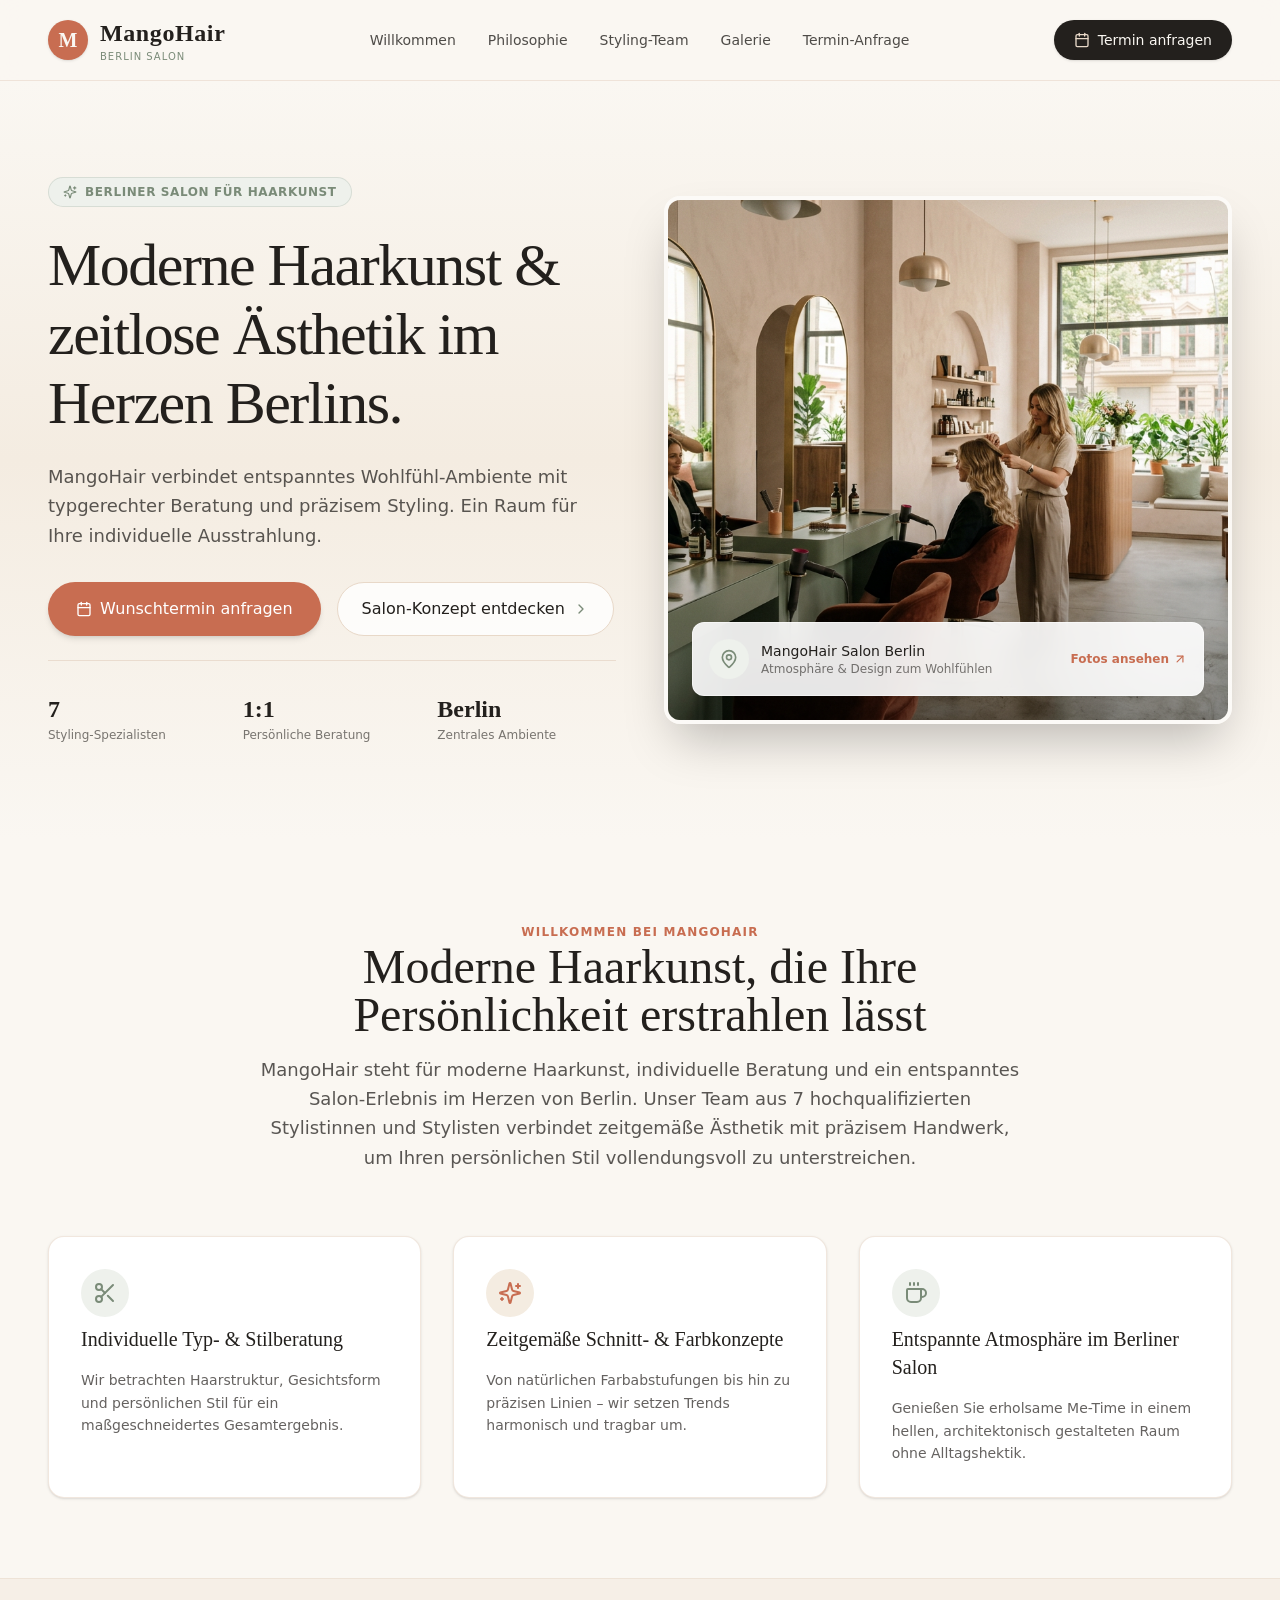
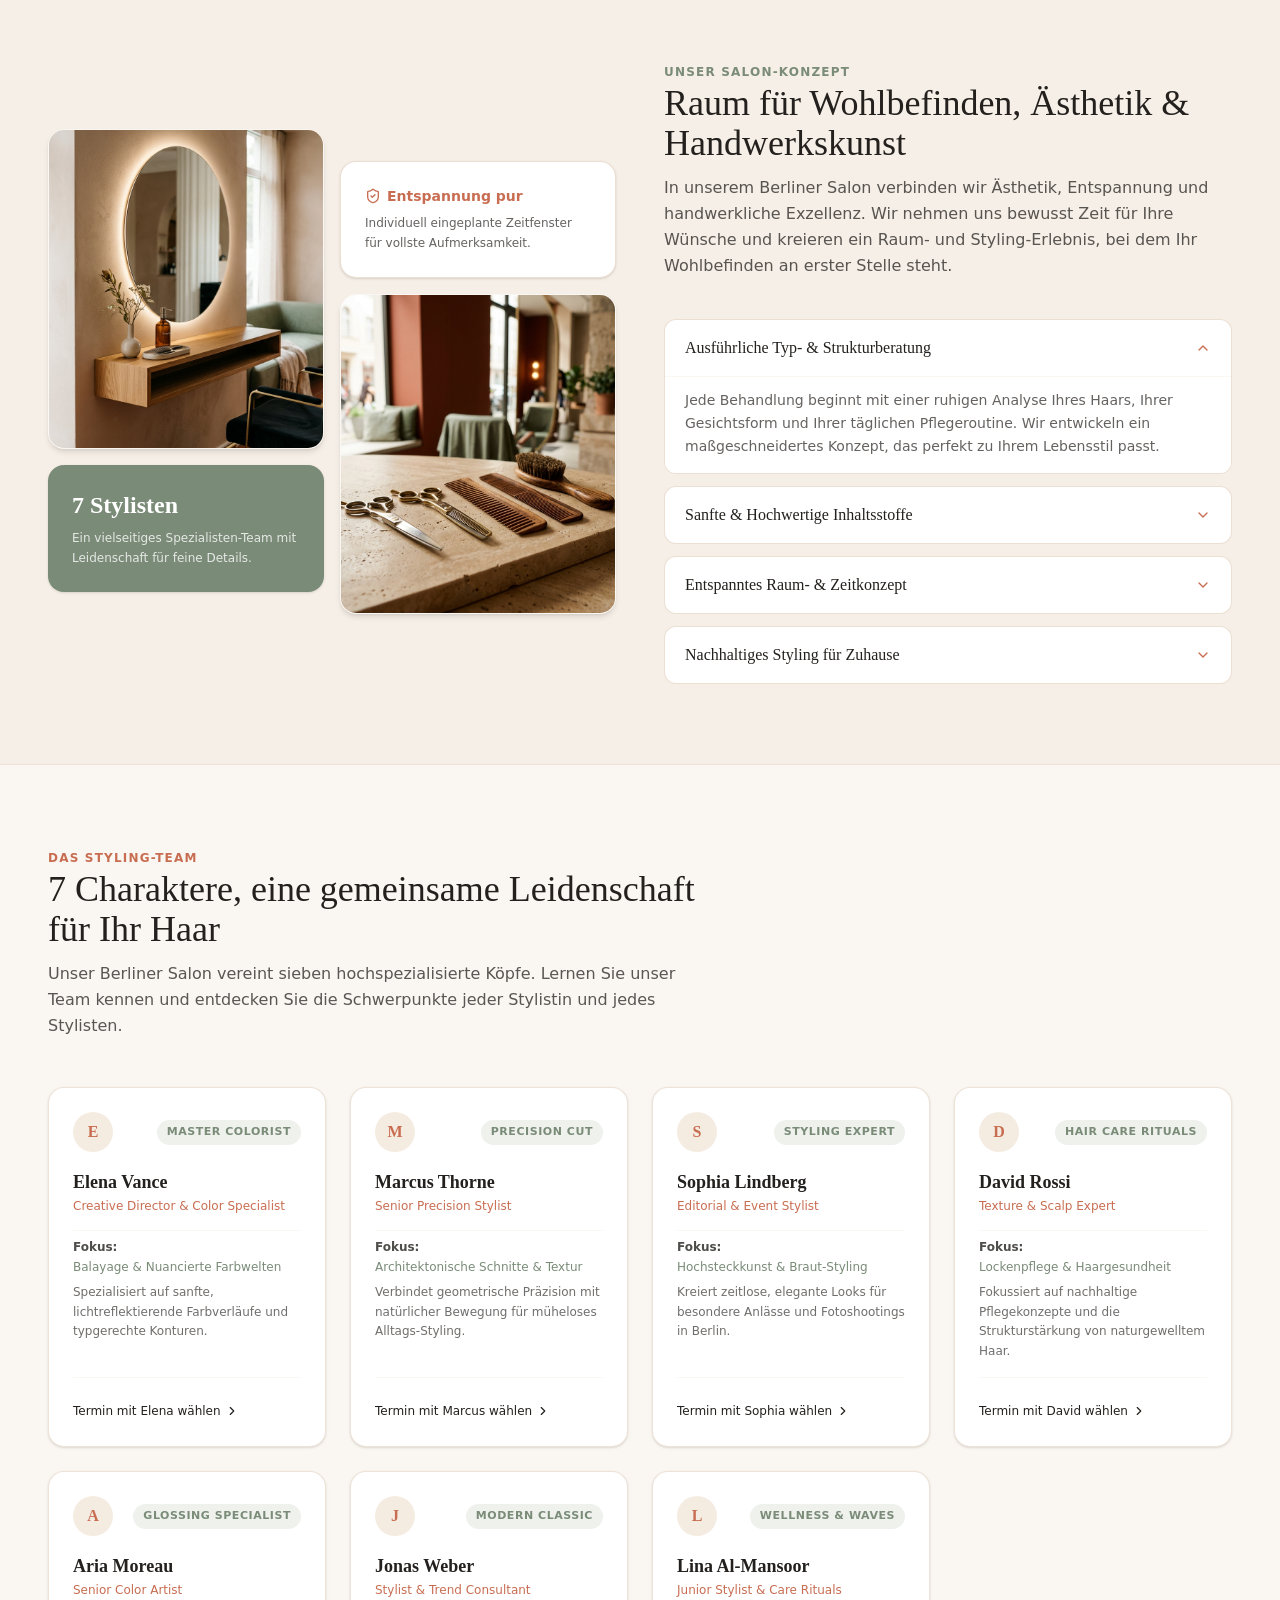
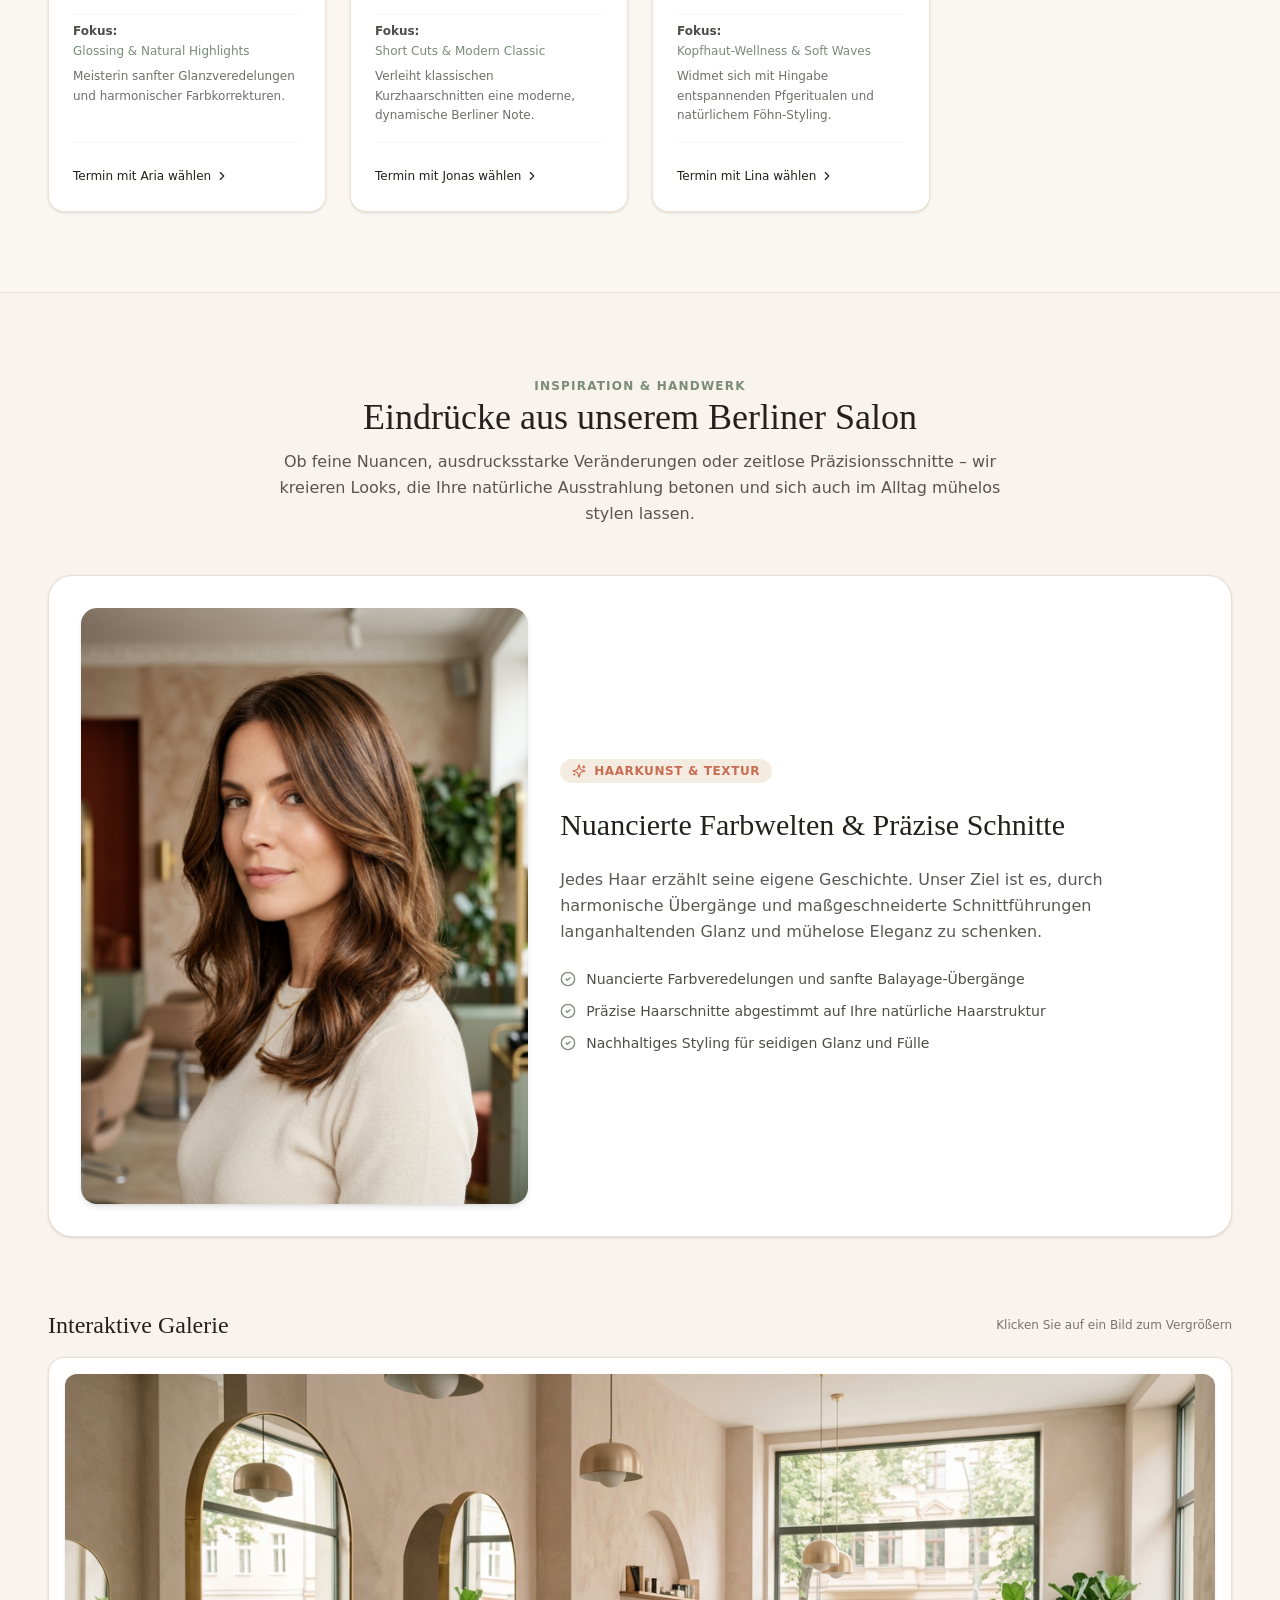
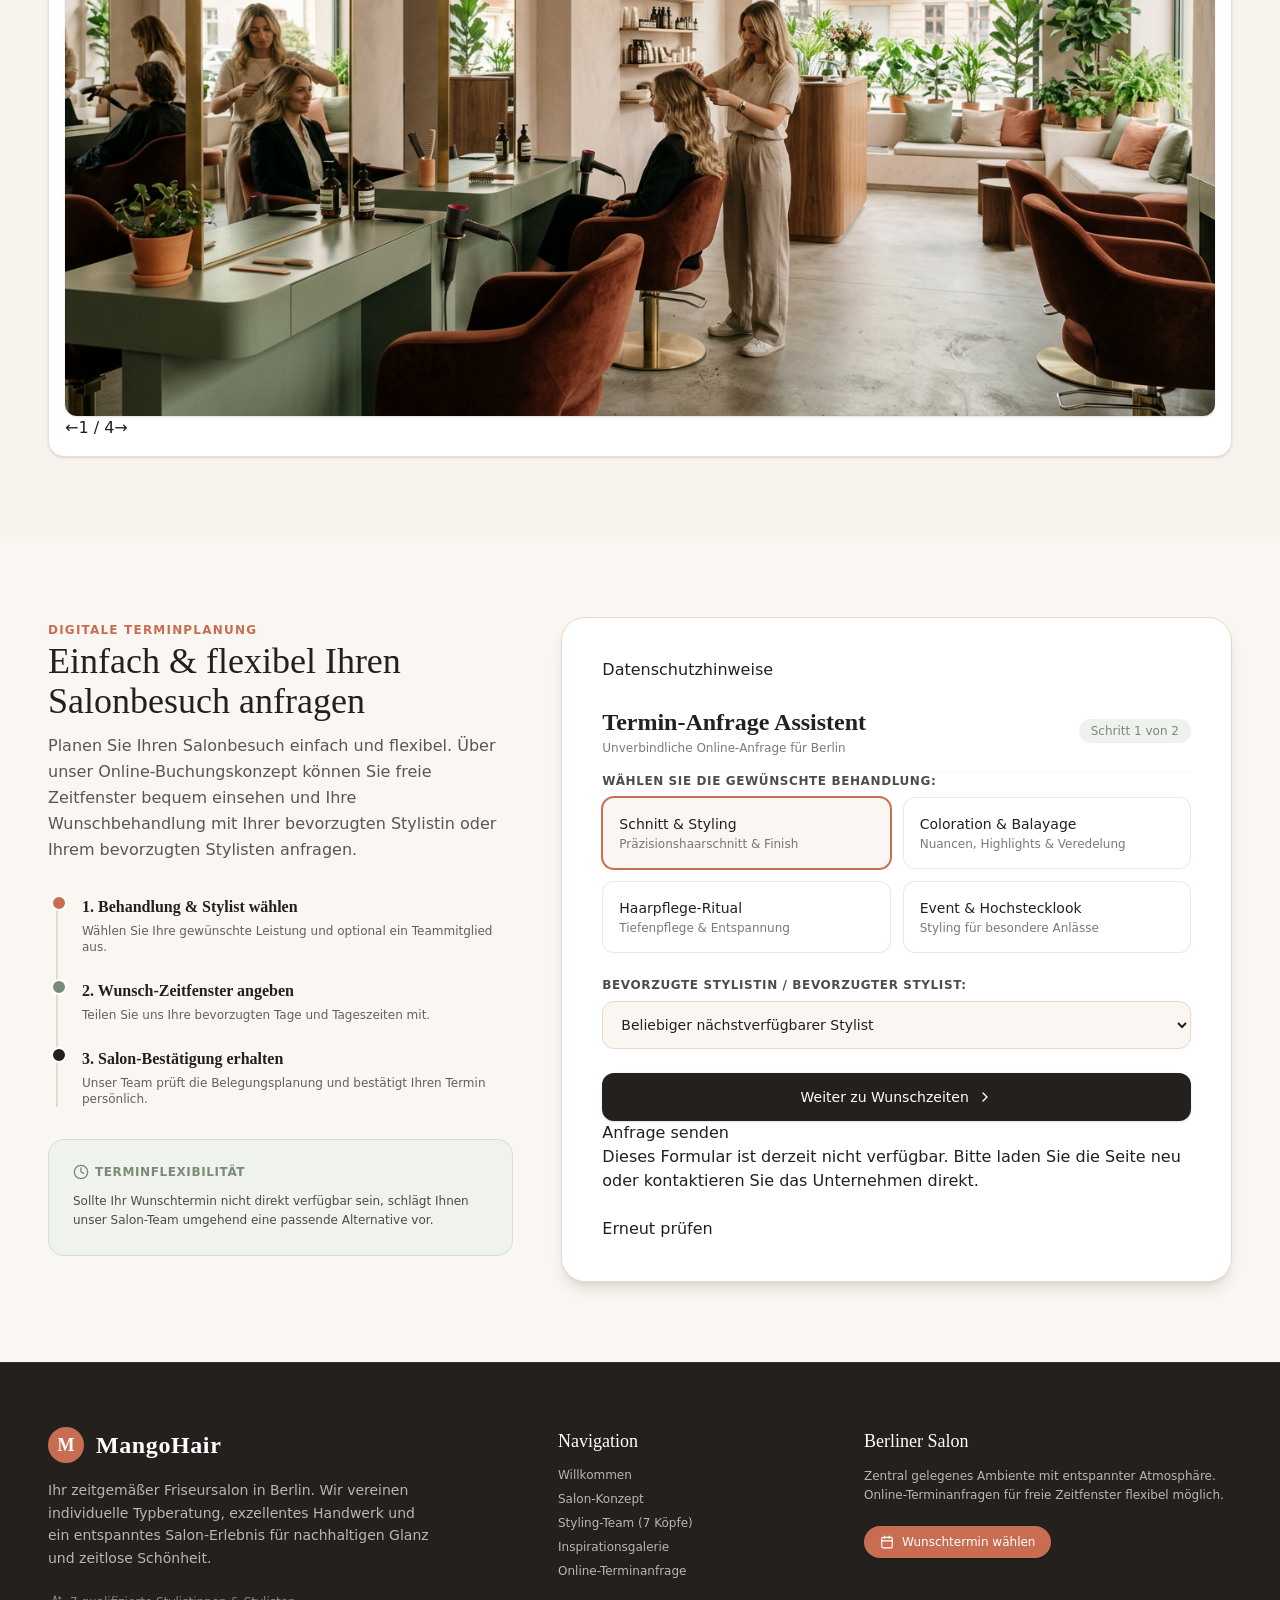
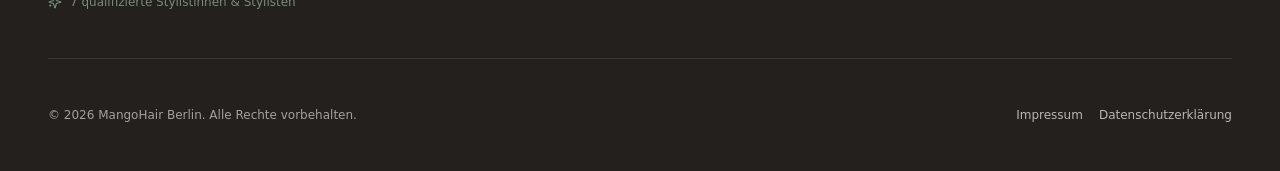
<file: index.html>
<!DOCTYPE html><html lang="de"><head><meta charset="UTF-8"><meta name="viewport" content="width=device-width,initial-scale=1.0"><meta name="theme-color" content="#111111"><title>MangoHair</title>  <script type="module" crossorigin="" src="./assets/index-DJDdodTS.js"></script>
  <link rel="stylesheet" crossorigin="" href="./assets/index-CCneiBRu.css">
<meta name="ezsites-version" content="QPSZXOr6EoZh8DvkbRviGbpRWyJ3-create-c4e4e0ad60da8956de83d6530b15bd1b-legal-dcff17cbc8651b42367c734acdca0eb8"></head><body><div id="root"></div><div id="ezsites-managed-legal" lang="de" role="contentinfo" aria-label="Rechtliche Informationen" style="all:initial!important;font:14px/1.6 system-ui,sans-serif!important;color:#172033!important;display:block!important;position:relative!important;visibility:visible!important;opacity:1!important;padding:20px!important;background:#f5f6f8!important;text-align:center!important;clear:both!important;"><strong style="all:initial!important;font:14px/1.6 system-ui,sans-serif!important;color:#172033!important;display:inline!important;">Rechtliche Informationen</strong> <a style="all:initial!important;font:14px/1.6 system-ui,sans-serif!important;color:#172033!important;display:inline-flex!important;align-items:center!important;min-height:44px!important;box-sizing:border-box!important;text-decoration:underline!important;padding:0 8px!important;" href="/legal#impressum">Impressum</a> <a style="all:initial!important;font:14px/1.6 system-ui,sans-serif!important;color:#172033!important;display:inline-flex!important;align-items:center!important;min-height:44px!important;box-sizing:border-box!important;text-decoration:underline!important;padding:0 8px!important;" href="/legal#privacy">Datenschutzerklärung</a></div></body></html>
</file>
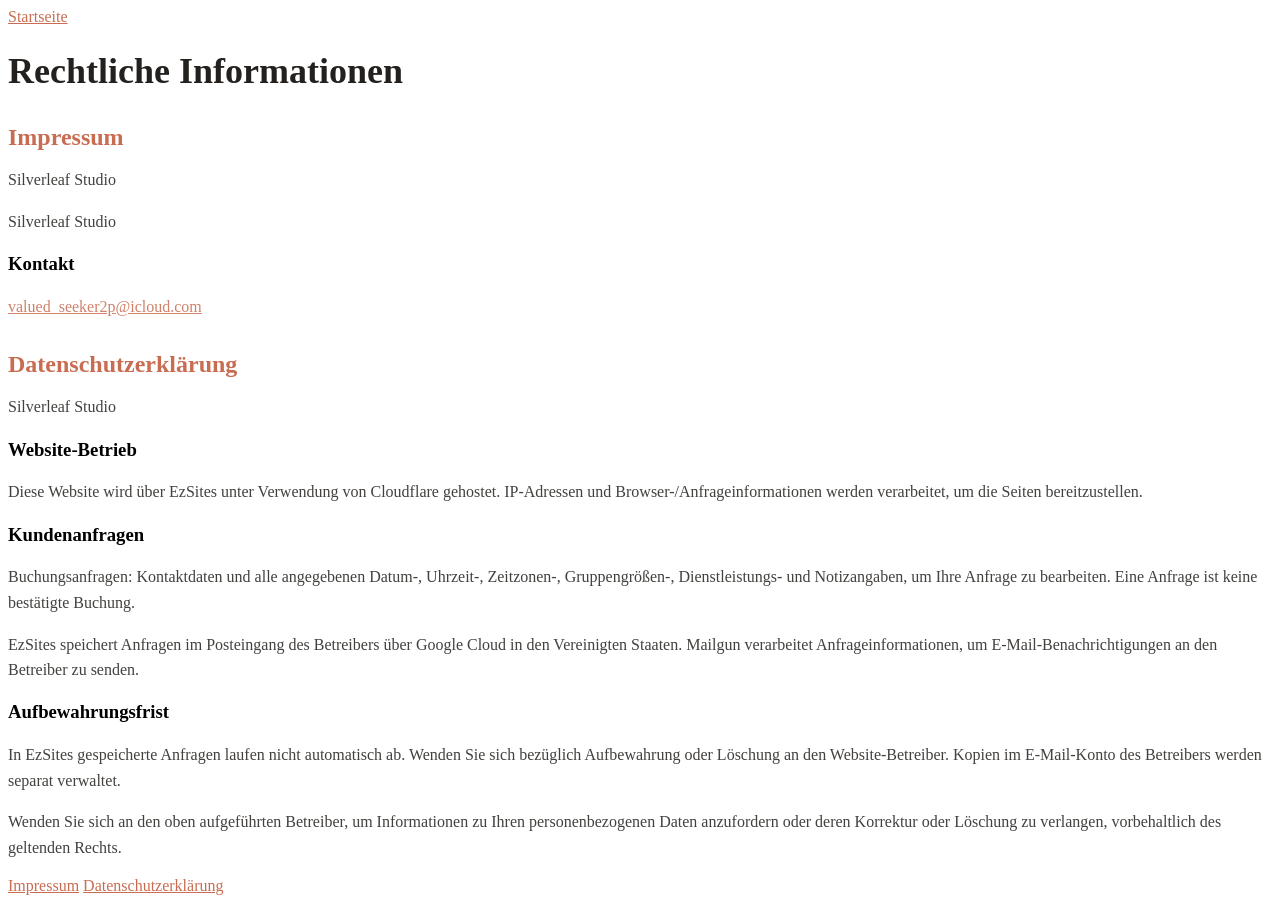
<file: legal/index.html>
<!DOCTYPE html><html lang="de"><head><meta charset="utf-8"><meta name="viewport" content="width=device-width,initial-scale=1"><meta name="ezsites-legal-design" content="1"><title>Rechtliche Informationen</title><style>[data-ezsites-slot='title'] h1 { font-family: serif; font-size: 2.25rem; margin-bottom: 1.5rem; color: #23201D; } [data-ezsites-slot='impressum'] h2, [data-ezsites-slot='privacy'] h2 { font-family: serif; font-size: 1.5rem; margin-top: 2rem; margin-bottom: 1rem; color: #C86D51; } p { margin-bottom: 1rem; line-height: 1.6; color: #23201D; opacity: 0.85; } a { color: #C86D51; text-decoration: underline; }</style><meta name="ezsites-version" content="QPSZXOr6EoZh8DvkbRviGbpRWyJ3-create-c4e4e0ad60da8956de83d6530b15bd1b-legal-dcff17cbc8651b42367c734acdca0eb8"></head><body><main class="max-w-4xl mx-auto px-6 py-16 text-[#23201D] font-sans"><div data-ezsites-slot="home"><a href="/">Startseite</a></div><div data-ezsites-slot="title"><h1>Rechtliche Informationen</h1></div><div data-ezsites-slot="impressum"><section id="impressum" data-ezsites-legal-content="impressum">
    <h2>Impressum</h2><p>Silverleaf Studio</p><p>Silverleaf Studio</p>
    <h3>Kontakt</h3>
    <p><a href="mailto:valued_seeker2p@icloud.com">valued_seeker2p@icloud.com</a></p>
    
    
    
  </section></div><div data-ezsites-slot="privacy"><section id="privacy" data-ezsites-legal-content="privacy">
    <h2>Datenschutzerklärung</h2><p>Silverleaf Studio</p>
    <h3>Website-Betrieb</h3><p>Diese Website wird über EzSites unter Verwendung von Cloudflare gehostet. IP-Adressen und Browser-/Anfrageinformationen werden verarbeitet, um die Seiten bereitzustellen.</p>
    
    <h3>Kundenanfragen</h3><p>Buchungsanfragen: Kontaktdaten und alle angegebenen Datum-, Uhrzeit-, Zeitzonen-, Gruppengrößen-, Dienstleistungs- und Notizangaben, um Ihre Anfrage zu bearbeiten. Eine Anfrage ist keine bestätigte Buchung.</p><p>EzSites speichert Anfragen im Posteingang des Betreibers über Google Cloud in den Vereinigten Staaten. Mailgun verarbeitet Anfrageinformationen, um E-Mail-Benachrichtigungen an den Betreiber zu senden.</p>
    <h3>Aufbewahrungsfrist</h3><p>In EzSites gespeicherte Anfragen laufen nicht automatisch ab. Wenden Sie sich bezüglich Aufbewahrung oder Löschung an den Website-Betreiber. Kopien im E-Mail-Konto des Betreibers werden separat verwaltet.</p>
    <p>Wenden Sie sich an den oben aufgeführten Betreiber, um Informationen zu Ihren personenbezogenen Daten anzufordern oder deren Korrektur oder Löschung zu verlangen, vorbehaltlich des geltenden Rechts.</p>
    
  </section></div></main><footer class="border-t border-[#E8D8C8] py-8 text-center text-sm text-[#7A8B78]"><div data-ezsites-slot="footer"><nav aria-label="Rechtliche Informationen"><a href="/legal#impressum">Impressum</a> <a href="/legal#privacy">Datenschutzerklärung</a></nav></div></footer></body></html>
</file>
<file: assets/index-CCneiBRu.css>
/*! tailwindcss v4.1.12 | MIT License | https://tailwindcss.com */@layer properties{@supports (((-webkit-hyphens:none)) and (not (margin-trim:inline))) or ((-moz-orient:inline) and (not (color:rgb(from red r g b)))){*,:before,:after,::backdrop{--tw-space-y-reverse:0;--tw-space-x-reverse:0;--tw-border-style:solid;--tw-gradient-position:initial;--tw-gradient-from:#0000;--tw-gradient-via:#0000;--tw-gradient-to:#0000;--tw-gradient-stops:initial;--tw-gradient-via-stops:initial;--tw-gradient-from-position:0%;--tw-gradient-via-position:50%;--tw-gradient-to-position:100%;--tw-leading:initial;--tw-font-weight:initial;--tw-tracking:initial;--tw-shadow:0 0 #0000;--tw-shadow-color:initial;--tw-shadow-alpha:100%;--tw-inset-shadow:0 0 #0000;--tw-inset-shadow-color:initial;--tw-inset-shadow-alpha:100%;--tw-ring-color:initial;--tw-ring-shadow:0 0 #0000;--tw-inset-ring-color:initial;--tw-inset-ring-shadow:0 0 #0000;--tw-ring-inset:initial;--tw-ring-offset-width:0px;--tw-ring-offset-color:#fff;--tw-ring-offset-shadow:0 0 #0000;--tw-backdrop-blur:initial;--tw-backdrop-brightness:initial;--tw-backdrop-contrast:initial;--tw-backdrop-grayscale:initial;--tw-backdrop-hue-rotate:initial;--tw-backdrop-invert:initial;--tw-backdrop-opacity:initial;--tw-backdrop-saturate:initial;--tw-backdrop-sepia:initial;--tw-duration:initial;--tw-scale-x:1;--tw-scale-y:1;--tw-scale-z:1}}}@layer theme{:root,:host{--font-sans:ui-sans-serif,system-ui,sans-serif,"Apple Color Emoji","Segoe UI Emoji","Segoe UI Symbol","Noto Color Emoji";--font-serif:ui-serif,Georgia,Cambria,"Times New Roman",Times,serif;--font-mono:ui-monospace,SFMono-Regular,Menlo,Monaco,Consolas,"Liberation Mono","Courier New",monospace;--color-black:#000;--color-white:#fff;--spacing:.25rem;--container-sm:24rem;--container-xl:36rem;--container-2xl:42rem;--container-3xl:48rem;--container-4xl:56rem;--container-7xl:80rem;--text-xs:.75rem;--text-xs--line-height:calc(1/.75);--text-sm:.875rem;--text-sm--line-height:calc(1.25/.875);--text-base:1rem;--text-base--line-height: 1.5 ;--text-lg:1.125rem;--text-lg--line-height:calc(1.75/1.125);--text-xl:1.25rem;--text-xl--line-height:calc(1.75/1.25);--text-2xl:1.5rem;--text-2xl--line-height:calc(2/1.5);--text-3xl:1.875rem;--text-3xl--line-height: 1.2 ;--text-4xl:2.25rem;--text-4xl--line-height:calc(2.5/2.25);--text-5xl:3rem;--text-5xl--line-height:1;--text-6xl:3.75rem;--text-6xl--line-height:1;--font-weight-light:300;--font-weight-normal:400;--font-weight-medium:500;--font-weight-semibold:600;--font-weight-bold:700;--tracking-tight:-.025em;--tracking-wide:.025em;--tracking-wider:.05em;--tracking-widest:.1em;--leading-relaxed:1.625;--radius-lg:.5rem;--radius-xl:.75rem;--radius-2xl:1rem;--radius-3xl:1.5rem;--blur-md:12px;--default-transition-duration:.15s;--default-transition-timing-function:cubic-bezier(.4,0,.2,1);--default-font-family:var(--font-sans);--default-mono-font-family:var(--font-mono)}}@layer base{*,:after,:before,::backdrop{box-sizing:border-box;border:0 solid;margin:0;padding:0}::file-selector-button{box-sizing:border-box;border:0 solid;margin:0;padding:0}html,:host{-webkit-text-size-adjust:100%;tab-size:4;line-height:1.5;font-family:var(--default-font-family,ui-sans-serif,system-ui,sans-serif,"Apple Color Emoji","Segoe UI Emoji","Segoe UI Symbol","Noto Color Emoji");font-feature-settings:var(--default-font-feature-settings,normal);font-variation-settings:var(--default-font-variation-settings,normal);-webkit-tap-highlight-color:transparent}hr{height:0;color:inherit;border-top-width:1px}abbr:where([title]){-webkit-text-decoration:underline dotted;text-decoration:underline dotted}h1,h2,h3,h4,h5,h6{font-size:inherit;font-weight:inherit}a{color:inherit;-webkit-text-decoration:inherit;text-decoration:inherit}b,strong{font-weight:bolder}code,kbd,samp,pre{font-family:var(--default-mono-font-family,ui-monospace,SFMono-Regular,Menlo,Monaco,Consolas,"Liberation Mono","Courier New",monospace);font-feature-settings:var(--default-mono-font-feature-settings,normal);font-variation-settings:var(--default-mono-font-variation-settings,normal);font-size:1em}small{font-size:80%}sub,sup{vertical-align:baseline;font-size:75%;line-height:0;position:relative}sub{bottom:-.25em}sup{top:-.5em}table{text-indent:0;border-color:inherit;border-collapse:collapse}:-moz-focusring{outline:auto}progress{vertical-align:baseline}summary{display:list-item}ol,ul,menu{list-style:none}img,svg,video,canvas,audio,iframe,embed,object{vertical-align:middle;display:block}img,video{max-width:100%;height:auto}button,input,select,optgroup,textarea{font:inherit;font-feature-settings:inherit;font-variation-settings:inherit;letter-spacing:inherit;color:inherit;opacity:1;background-color:#0000;border-radius:0}::file-selector-button{font:inherit;font-feature-settings:inherit;font-variation-settings:inherit;letter-spacing:inherit;color:inherit;opacity:1;background-color:#0000;border-radius:0}:where(select:is([multiple],[size])) optgroup{font-weight:bolder}:where(select:is([multiple],[size])) optgroup option{padding-inline-start:20px}::file-selector-button{margin-inline-end:4px}::placeholder{opacity:1}@supports (not ((-webkit-appearance:-apple-pay-button))) or (contain-intrinsic-size:1px){::placeholder{color:currentColor}@supports (color:color-mix(in lab,red,red)){::placeholder{color:color-mix(in oklab,currentcolor 50%,transparent)}}}textarea{resize:vertical}::-webkit-search-decoration{-webkit-appearance:none}::-webkit-date-and-time-value{min-height:1lh;text-align:inherit}::-webkit-datetime-edit{display:inline-flex}::-webkit-datetime-edit-fields-wrapper{padding:0}::-webkit-datetime-edit{padding-block:0}::-webkit-datetime-edit-year-field{padding-block:0}::-webkit-datetime-edit-month-field{padding-block:0}::-webkit-datetime-edit-day-field{padding-block:0}::-webkit-datetime-edit-hour-field{padding-block:0}::-webkit-datetime-edit-minute-field{padding-block:0}::-webkit-datetime-edit-second-field{padding-block:0}::-webkit-datetime-edit-millisecond-field{padding-block:0}::-webkit-datetime-edit-meridiem-field{padding-block:0}::-webkit-calendar-picker-indicator{line-height:1}:-moz-ui-invalid{box-shadow:none}button,input:where([type=button],[type=reset],[type=submit]){appearance:button}::file-selector-button{appearance:button}::-webkit-inner-spin-button{height:auto}::-webkit-outer-spin-button{height:auto}[hidden]:where(:not([hidden=until-found])){display:none!important}html{scroll-behavior:smooth}body{color:#23201d;background-color:#faf7f2;font-family:system-ui,-apple-system,BlinkMacSystemFont,Segoe UI,Roboto,Oxygen,Ubuntu,Cantarell,Open Sans,Helvetica Neue,sans-serif}}@layer components;@layer utilities{.visible{visibility:visible}.absolute{position:absolute}.relative{position:relative}.sticky{position:sticky}.inset-0{inset:calc(var(--spacing)*0)}.top-0{top:calc(var(--spacing)*0)}.right-6{right:calc(var(--spacing)*6)}.bottom-6{bottom:calc(var(--spacing)*6)}.-left-\[31px\]{left:-31px}.left-6{left:calc(var(--spacing)*6)}.z-50{z-index:50}.mx-auto{margin-inline:auto}.mt-0\.5{margin-top:calc(var(--spacing)*.5)}.mt-1{margin-top:calc(var(--spacing)*1)}.mt-4{margin-top:calc(var(--spacing)*4)}.mb-1{margin-bottom:calc(var(--spacing)*1)}.mb-2{margin-bottom:calc(var(--spacing)*2)}.mb-12{margin-bottom:calc(var(--spacing)*12)}.mb-16{margin-bottom:calc(var(--spacing)*16)}.ml-2{margin-left:calc(var(--spacing)*2)}.block{display:block}.flex{display:flex}.grid{display:grid}.hidden{display:none}.inline-flex{display:inline-flex}.aspect-\[3\/4\]{aspect-ratio:3/4}.h-3\.5{height:calc(var(--spacing)*3.5)}.h-4{height:calc(var(--spacing)*4)}.h-5{height:calc(var(--spacing)*5)}.h-6{height:calc(var(--spacing)*6)}.h-9{height:calc(var(--spacing)*9)}.h-10{height:calc(var(--spacing)*10)}.h-12{height:calc(var(--spacing)*12)}.h-20{height:calc(var(--spacing)*20)}.h-64{height:calc(var(--spacing)*64)}.h-\[420px\]{height:420px}.h-full{height:100%}.min-h-screen{min-height:100vh}.w-3\.5{width:calc(var(--spacing)*3.5)}.w-4{width:calc(var(--spacing)*4)}.w-5{width:calc(var(--spacing)*5)}.w-6{width:calc(var(--spacing)*6)}.w-9{width:calc(var(--spacing)*9)}.w-10{width:calc(var(--spacing)*10)}.w-12{width:calc(var(--spacing)*12)}.w-full{width:100%}.max-w-2xl{max-width:var(--container-2xl)}.max-w-3xl{max-width:var(--container-3xl)}.max-w-4xl{max-width:var(--container-4xl)}.max-w-7xl{max-width:var(--container-7xl)}.max-w-sm{max-width:var(--container-sm)}.max-w-xl{max-width:var(--container-xl)}.flex-1{flex:1}.flex-shrink-0{flex-shrink:0}.rotate-180{rotate:180deg}.cursor-pointer{cursor:pointer}.resize{resize:both}.resize-none{resize:none}.grid-cols-1{grid-template-columns:repeat(1,minmax(0,1fr))}.grid-cols-2{grid-template-columns:repeat(2,minmax(0,1fr))}.grid-cols-3{grid-template-columns:repeat(3,minmax(0,1fr))}.flex-col{flex-direction:column}.flex-wrap{flex-wrap:wrap}.items-center{align-items:center}.items-start{align-items:flex-start}.justify-between{justify-content:space-between}.justify-center{justify-content:center}.gap-1{gap:calc(var(--spacing)*1)}.gap-1\.5{gap:calc(var(--spacing)*1.5)}.gap-2{gap:calc(var(--spacing)*2)}.gap-2\.5{gap:calc(var(--spacing)*2.5)}.gap-3{gap:calc(var(--spacing)*3)}.gap-4{gap:calc(var(--spacing)*4)}.gap-6{gap:calc(var(--spacing)*6)}.gap-8{gap:calc(var(--spacing)*8)}.gap-10{gap:calc(var(--spacing)*10)}.gap-12{gap:calc(var(--spacing)*12)}:where(.space-y-2>:not(:last-child)){--tw-space-y-reverse:0;margin-block-start:calc(calc(var(--spacing)*2)*var(--tw-space-y-reverse));margin-block-end:calc(calc(var(--spacing)*2)*calc(1 - var(--tw-space-y-reverse)))}:where(.space-y-3>:not(:last-child)){--tw-space-y-reverse:0;margin-block-start:calc(calc(var(--spacing)*3)*var(--tw-space-y-reverse));margin-block-end:calc(calc(var(--spacing)*3)*calc(1 - var(--tw-space-y-reverse)))}:where(.space-y-4>:not(:last-child)){--tw-space-y-reverse:0;margin-block-start:calc(calc(var(--spacing)*4)*var(--tw-space-y-reverse));margin-block-end:calc(calc(var(--spacing)*4)*calc(1 - var(--tw-space-y-reverse)))}:where(.space-y-6>:not(:last-child)){--tw-space-y-reverse:0;margin-block-start:calc(calc(var(--spacing)*6)*var(--tw-space-y-reverse));margin-block-end:calc(calc(var(--spacing)*6)*calc(1 - var(--tw-space-y-reverse)))}:where(.space-y-8>:not(:last-child)){--tw-space-y-reverse:0;margin-block-start:calc(calc(var(--spacing)*8)*var(--tw-space-y-reverse));margin-block-end:calc(calc(var(--spacing)*8)*calc(1 - var(--tw-space-y-reverse)))}:where(.space-y-12>:not(:last-child)){--tw-space-y-reverse:0;margin-block-start:calc(calc(var(--spacing)*12)*var(--tw-space-y-reverse));margin-block-end:calc(calc(var(--spacing)*12)*calc(1 - var(--tw-space-y-reverse)))}:where(.space-x-8>:not(:last-child)){--tw-space-x-reverse:0;margin-inline-start:calc(calc(var(--spacing)*8)*var(--tw-space-x-reverse));margin-inline-end:calc(calc(var(--spacing)*8)*calc(1 - var(--tw-space-x-reverse)))}.overflow-hidden{overflow:hidden}.rounded-2xl{border-radius:var(--radius-2xl)}.rounded-3xl{border-radius:var(--radius-3xl)}.rounded-full{border-radius:3.40282e38px}.rounded-lg{border-radius:var(--radius-lg)}.rounded-xl{border-radius:var(--radius-xl)}.border{border-style:var(--tw-border-style);border-width:1px}.border-2{border-style:var(--tw-border-style);border-width:2px}.border-4{border-style:var(--tw-border-style);border-width:4px}.border-y{border-block-style:var(--tw-border-style);border-block-width:1px}.border-t{border-top-style:var(--tw-border-style);border-top-width:1px}.border-b{border-bottom-style:var(--tw-border-style);border-bottom-width:1px}.border-l-2{border-left-style:var(--tw-border-style);border-left-width:2px}.border-\[\#3A3530\]{border-color:#3a3530}.border-\[\#7A8B78\]{border-color:#7a8b78}.border-\[\#7A8B78\]\/20{border-color:#7a8b7833}.border-\[\#C86D51\]{border-color:#c86d51}.border-\[\#E8D8C8\]{border-color:#e8d8c8}.border-\[\#E8D8C8\]\/50{border-color:#e8d8c880}.border-\[\#E8D8C8\]\/60{border-color:#e8d8c899}.border-\[\#E8D8C8\]\/70{border-color:#e8d8c8b3}.border-\[\#E8D8C8\]\/80{border-color:#e8d8c8cc}.border-\[\#FAF7F2\]{border-color:#faf7f2}.border-white{border-color:var(--color-white)}.border-white\/50{border-color:#ffffff80}@supports (color:color-mix(in lab,red,red)){.border-white\/50{border-color:color-mix(in oklab,var(--color-white)50%,transparent)}}.border-white\/60{border-color:#fff9}@supports (color:color-mix(in lab,red,red)){.border-white\/60{border-color:color-mix(in oklab,var(--color-white)60%,transparent)}}.bg-\[\#7A8B78\]{background-color:#7a8b78}.bg-\[\#23201D\]{background-color:#23201d}.bg-\[\#C86D51\]{background-color:#c86d51}.bg-\[\#EEF1EC\]{background-color:#eef1ec}.bg-\[\#EEF1EC\]\/80{background-color:#eef1eccc}.bg-\[\#F4ECE1\]{background-color:#f4ece1}.bg-\[\#F4ECE1\]\/40{background-color:#f4ece166}.bg-\[\#F4ECE1\]\/60{background-color:#f4ece199}.bg-\[\#FAF7F2\]{background-color:#faf7f2}.bg-\[\#FAF7F2\]\/90{background-color:#faf7f2e6}.bg-white{background-color:var(--color-white)}.bg-white\/80{background-color:#fffc}@supports (color:color-mix(in lab,red,red)){.bg-white\/80{background-color:color-mix(in oklab,var(--color-white)80%,transparent)}}.bg-white\/90{background-color:#ffffffe6}@supports (color:color-mix(in lab,red,red)){.bg-white\/90{background-color:color-mix(in oklab,var(--color-white)90%,transparent)}}.bg-gradient-to-b{--tw-gradient-position:to bottom in oklab;background-image:linear-gradient(var(--tw-gradient-stops))}.bg-gradient-to-t{--tw-gradient-position:to top in oklab;background-image:linear-gradient(var(--tw-gradient-stops))}.from-\[\#FAF7F2\]{--tw-gradient-from:#faf7f2;--tw-gradient-stops:var(--tw-gradient-via-stops,var(--tw-gradient-position),var(--tw-gradient-from)var(--tw-gradient-from-position),var(--tw-gradient-to)var(--tw-gradient-to-position))}.from-black\/40{--tw-gradient-from:#0006}@supports (color:color-mix(in lab,red,red)){.from-black\/40{--tw-gradient-from:color-mix(in oklab,var(--color-black)40%,transparent)}}.from-black\/40{--tw-gradient-stops:var(--tw-gradient-via-stops,var(--tw-gradient-position),var(--tw-gradient-from)var(--tw-gradient-from-position),var(--tw-gradient-to)var(--tw-gradient-to-position))}.via-\[\#F4ECE1\]{--tw-gradient-via:#f4ece1;--tw-gradient-via-stops:var(--tw-gradient-position),var(--tw-gradient-from)var(--tw-gradient-from-position),var(--tw-gradient-via)var(--tw-gradient-via-position),var(--tw-gradient-to)var(--tw-gradient-to-position);--tw-gradient-stops:var(--tw-gradient-via-stops)}.via-transparent{--tw-gradient-via:transparent;--tw-gradient-via-stops:var(--tw-gradient-position),var(--tw-gradient-from)var(--tw-gradient-from-position),var(--tw-gradient-via)var(--tw-gradient-via-position),var(--tw-gradient-to)var(--tw-gradient-to-position);--tw-gradient-stops:var(--tw-gradient-via-stops)}.to-\[\#FAF7F2\]{--tw-gradient-to:#faf7f2;--tw-gradient-stops:var(--tw-gradient-via-stops,var(--tw-gradient-position),var(--tw-gradient-from)var(--tw-gradient-from-position),var(--tw-gradient-to)var(--tw-gradient-to-position))}.to-transparent{--tw-gradient-to:transparent;--tw-gradient-stops:var(--tw-gradient-via-stops,var(--tw-gradient-position),var(--tw-gradient-from)var(--tw-gradient-from-position),var(--tw-gradient-to)var(--tw-gradient-to-position))}.object-cover{object-fit:cover}.p-2{padding:calc(var(--spacing)*2)}.p-2\.5{padding:calc(var(--spacing)*2.5)}.p-3{padding:calc(var(--spacing)*3)}.p-3\.5{padding:calc(var(--spacing)*3.5)}.p-4{padding:calc(var(--spacing)*4)}.p-6{padding:calc(var(--spacing)*6)}.p-8{padding:calc(var(--spacing)*8)}.px-2{padding-inline:calc(var(--spacing)*2)}.px-2\.5{padding-inline:calc(var(--spacing)*2.5)}.px-3{padding-inline:calc(var(--spacing)*3)}.px-3\.5{padding-inline:calc(var(--spacing)*3.5)}.px-4{padding-inline:calc(var(--spacing)*4)}.px-5{padding-inline:calc(var(--spacing)*5)}.px-6{padding-inline:calc(var(--spacing)*6)}.px-7{padding-inline:calc(var(--spacing)*7)}.py-1{padding-block:calc(var(--spacing)*1)}.py-1\.5{padding-block:calc(var(--spacing)*1.5)}.py-2{padding-block:calc(var(--spacing)*2)}.py-2\.5{padding-block:calc(var(--spacing)*2.5)}.py-3{padding-block:calc(var(--spacing)*3)}.py-3\.5{padding-block:calc(var(--spacing)*3.5)}.py-4{padding-block:calc(var(--spacing)*4)}.py-6{padding-block:calc(var(--spacing)*6)}.py-8{padding-block:calc(var(--spacing)*8)}.py-16{padding-block:calc(var(--spacing)*16)}.py-20{padding-block:calc(var(--spacing)*20)}.pt-2{padding-top:calc(var(--spacing)*2)}.pt-3{padding-top:calc(var(--spacing)*3)}.pt-5{padding-top:calc(var(--spacing)*5)}.pt-6{padding-top:calc(var(--spacing)*6)}.pt-8{padding-top:calc(var(--spacing)*8)}.pt-16{padding-top:calc(var(--spacing)*16)}.pb-4{padding-bottom:calc(var(--spacing)*4)}.pb-12{padding-bottom:calc(var(--spacing)*12)}.pb-20{padding-bottom:calc(var(--spacing)*20)}.pl-6{padding-left:calc(var(--spacing)*6)}.text-center{text-align:center}.text-left{text-align:left}.font-sans{font-family:var(--font-sans)}.font-serif{font-family:var(--font-serif)}.text-2xl{font-size:var(--text-2xl);line-height:var(--tw-leading,var(--text-2xl--line-height))}.text-3xl{font-size:var(--text-3xl);line-height:var(--tw-leading,var(--text-3xl--line-height))}.text-4xl{font-size:var(--text-4xl);line-height:var(--tw-leading,var(--text-4xl--line-height))}.text-base{font-size:var(--text-base);line-height:var(--tw-leading,var(--text-base--line-height))}.text-lg{font-size:var(--text-lg);line-height:var(--tw-leading,var(--text-lg--line-height))}.text-sm{font-size:var(--text-sm);line-height:var(--tw-leading,var(--text-sm--line-height))}.text-xl{font-size:var(--text-xl);line-height:var(--tw-leading,var(--text-xl--line-height))}.text-xs{font-size:var(--text-xs);line-height:var(--tw-leading,var(--text-xs--line-height))}.text-\[10px\]{font-size:10px}.text-\[11px\]{font-size:11px}.leading-\[1\.15\]{--tw-leading:1.15;line-height:1.15}.leading-relaxed{--tw-leading:var(--leading-relaxed);line-height:var(--leading-relaxed)}.font-bold{--tw-font-weight:var(--font-weight-bold);font-weight:var(--font-weight-bold)}.font-light{--tw-font-weight:var(--font-weight-light);font-weight:var(--font-weight-light)}.font-medium{--tw-font-weight:var(--font-weight-medium);font-weight:var(--font-weight-medium)}.font-normal{--tw-font-weight:var(--font-weight-normal);font-weight:var(--font-weight-normal)}.font-semibold{--tw-font-weight:var(--font-weight-semibold);font-weight:var(--font-weight-semibold)}.tracking-tight{--tw-tracking:var(--tracking-tight);letter-spacing:var(--tracking-tight)}.tracking-wide{--tw-tracking:var(--tracking-wide);letter-spacing:var(--tracking-wide)}.tracking-wider{--tw-tracking:var(--tracking-wider);letter-spacing:var(--tracking-wider)}.tracking-widest{--tw-tracking:var(--tracking-widest);letter-spacing:var(--tracking-widest)}.text-\[\#7A8B78\]{color:#7a8b78}.text-\[\#23201D\]{color:#23201d}.text-\[\#23201D\]\/60{color:#23201d99}.text-\[\#23201D\]\/65{color:#23201da6}.text-\[\#23201D\]\/70{color:#23201db3}.text-\[\#23201D\]\/75{color:#23201dbf}.text-\[\#23201D\]\/80{color:#23201dcc}.text-\[\#C86D51\]{color:#c86d51}.text-\[\#E8D8C8\]{color:#e8d8c8}.text-\[\#FAF7F2\]{color:#faf7f2}.text-\[\#FAF7F2\]\/60{color:#faf7f299}.text-\[\#FAF7F2\]\/70{color:#faf7f2b3}.text-white{color:var(--color-white)}.text-white\/80{color:#fffc}@supports (color:color-mix(in lab,red,red)){.text-white\/80{color:color-mix(in oklab,var(--color-white)80%,transparent)}}.uppercase{text-transform:uppercase}.shadow{--tw-shadow:0 1px 3px 0 var(--tw-shadow-color,#0000001a),0 1px 2px -1px var(--tw-shadow-color,#0000001a);box-shadow:var(--tw-inset-shadow),var(--tw-inset-ring-shadow),var(--tw-ring-offset-shadow),var(--tw-ring-shadow),var(--tw-shadow)}.shadow-2xl{--tw-shadow:0 25px 50px -12px var(--tw-shadow-color,#00000040);box-shadow:var(--tw-inset-shadow),var(--tw-inset-ring-shadow),var(--tw-ring-offset-shadow),var(--tw-ring-shadow),var(--tw-shadow)}.shadow-lg{--tw-shadow:0 10px 15px -3px var(--tw-shadow-color,#0000001a),0 4px 6px -4px var(--tw-shadow-color,#0000001a);box-shadow:var(--tw-inset-shadow),var(--tw-inset-ring-shadow),var(--tw-ring-offset-shadow),var(--tw-ring-shadow),var(--tw-shadow)}.shadow-md{--tw-shadow:0 4px 6px -1px var(--tw-shadow-color,#0000001a),0 2px 4px -2px var(--tw-shadow-color,#0000001a);box-shadow:var(--tw-inset-shadow),var(--tw-inset-ring-shadow),var(--tw-ring-offset-shadow),var(--tw-ring-shadow),var(--tw-shadow)}.shadow-sm{--tw-shadow:0 1px 3px 0 var(--tw-shadow-color,#0000001a),0 1px 2px -1px var(--tw-shadow-color,#0000001a);box-shadow:var(--tw-inset-shadow),var(--tw-inset-ring-shadow),var(--tw-ring-offset-shadow),var(--tw-ring-shadow),var(--tw-shadow)}.shadow-xl{--tw-shadow:0 20px 25px -5px var(--tw-shadow-color,#0000001a),0 8px 10px -6px var(--tw-shadow-color,#0000001a);box-shadow:var(--tw-inset-shadow),var(--tw-inset-ring-shadow),var(--tw-ring-offset-shadow),var(--tw-ring-shadow),var(--tw-shadow)}.ring-1{--tw-ring-shadow:var(--tw-ring-inset,)0 0 0 calc(1px + var(--tw-ring-offset-width))var(--tw-ring-color,currentcolor);box-shadow:var(--tw-inset-shadow),var(--tw-inset-ring-shadow),var(--tw-ring-offset-shadow),var(--tw-ring-shadow),var(--tw-shadow)}.ring-\[\#7A8B78\]{--tw-ring-color:#7a8b78}.ring-\[\#C86D51\]{--tw-ring-color:#c86d51}.backdrop-blur-md{--tw-backdrop-blur:blur(var(--blur-md));-webkit-backdrop-filter:var(--tw-backdrop-blur,)var(--tw-backdrop-brightness,)var(--tw-backdrop-contrast,)var(--tw-backdrop-grayscale,)var(--tw-backdrop-hue-rotate,)var(--tw-backdrop-invert,)var(--tw-backdrop-opacity,)var(--tw-backdrop-saturate,)var(--tw-backdrop-sepia,);backdrop-filter:var(--tw-backdrop-blur,)var(--tw-backdrop-brightness,)var(--tw-backdrop-contrast,)var(--tw-backdrop-grayscale,)var(--tw-backdrop-hue-rotate,)var(--tw-backdrop-invert,)var(--tw-backdrop-opacity,)var(--tw-backdrop-saturate,)var(--tw-backdrop-sepia,)}.transition{transition-property:color,background-color,border-color,outline-color,text-decoration-color,fill,stroke,--tw-gradient-from,--tw-gradient-via,--tw-gradient-to,opacity,box-shadow,transform,translate,scale,rotate,filter,-webkit-backdrop-filter,backdrop-filter,display,visibility,content-visibility,overlay,pointer-events;transition-timing-function:var(--tw-ease,var(--default-transition-timing-function));transition-duration:var(--tw-duration,var(--default-transition-duration))}.transition-all{transition-property:all;transition-timing-function:var(--tw-ease,var(--default-transition-timing-function));transition-duration:var(--tw-duration,var(--default-transition-duration))}.transition-colors{transition-property:color,background-color,border-color,outline-color,text-decoration-color,fill,stroke,--tw-gradient-from,--tw-gradient-via,--tw-gradient-to;transition-timing-function:var(--tw-ease,var(--default-transition-timing-function));transition-duration:var(--tw-duration,var(--default-transition-duration))}.transition-opacity{transition-property:opacity;transition-timing-function:var(--tw-ease,var(--default-transition-timing-function));transition-duration:var(--tw-duration,var(--default-transition-duration))}.transition-shadow{transition-property:box-shadow;transition-timing-function:var(--tw-ease,var(--default-transition-timing-function));transition-duration:var(--tw-duration,var(--default-transition-duration))}.transition-transform{transition-property:transform,translate,scale,rotate;transition-timing-function:var(--tw-ease,var(--default-transition-timing-function));transition-duration:var(--tw-duration,var(--default-transition-duration))}.duration-300{--tw-duration:.3s;transition-duration:.3s}.duration-500{--tw-duration:.5s;transition-duration:.5s}.duration-700{--tw-duration:.7s;transition-duration:.7s}@media(hover:hover){.group-hover\:scale-105:is(:where(.group):hover *){--tw-scale-x:105%;--tw-scale-y:105%;--tw-scale-z:105%;scale:var(--tw-scale-x)var(--tw-scale-y)}}.selection\:bg-\[\#C86D51\] ::selection{background-color:#c86d51}.selection\:bg-\[\#C86D51\]::selection{background-color:#c86d51}.selection\:text-white ::selection{color:var(--color-white)}.selection\:text-white::selection{color:var(--color-white)}@media(hover:hover){.hover\:border-\[\#7A8B78\]:hover{border-color:#7a8b78}.hover\:border-\[\#C86D51\]:hover{border-color:#c86d51}.hover\:border-\[\#C86D51\]\/50:hover{border-color:#c86d5180}.hover\:bg-\[\#A85238\]:hover{background-color:#a85238}.hover\:bg-\[\#C86D51\]:hover{background-color:#c86d51}.hover\:bg-\[\#FAF7F2\]:hover{background-color:#faf7f2}.hover\:bg-white:hover{background-color:var(--color-white)}.hover\:text-\[\#C86D51\]:hover{color:#c86d51}.hover\:text-white:hover{color:var(--color-white)}.hover\:underline:hover{text-decoration-line:underline}.hover\:opacity-95:hover{opacity:.95}.hover\:shadow:hover{--tw-shadow:0 1px 3px 0 var(--tw-shadow-color,#0000001a),0 1px 2px -1px var(--tw-shadow-color,#0000001a);box-shadow:var(--tw-inset-shadow),var(--tw-inset-ring-shadow),var(--tw-ring-offset-shadow),var(--tw-ring-shadow),var(--tw-shadow)}.hover\:shadow-lg:hover{--tw-shadow:0 10px 15px -3px var(--tw-shadow-color,#0000001a),0 4px 6px -4px var(--tw-shadow-color,#0000001a);box-shadow:var(--tw-inset-shadow),var(--tw-inset-ring-shadow),var(--tw-ring-offset-shadow),var(--tw-ring-shadow),var(--tw-shadow)}.hover\:shadow-md:hover{--tw-shadow:0 4px 6px -1px var(--tw-shadow-color,#0000001a),0 2px 4px -2px var(--tw-shadow-color,#0000001a);box-shadow:var(--tw-inset-shadow),var(--tw-inset-ring-shadow),var(--tw-ring-offset-shadow),var(--tw-ring-shadow),var(--tw-shadow)}}.focus\:border-\[\#C86D51\]:focus{border-color:#c86d51}.focus\:outline-none:focus{--tw-outline-style:none;outline-style:none}@media(min-width:40rem){.sm\:h-80{height:calc(var(--spacing)*80)}.sm\:h-\[520px\]{height:520px}.sm\:grid-cols-2{grid-template-columns:repeat(2,minmax(0,1fr))}.sm\:grid-cols-5{grid-template-columns:repeat(5,minmax(0,1fr))}.sm\:flex-row{flex-direction:row}.sm\:p-8{padding:calc(var(--spacing)*8)}.sm\:p-10{padding:calc(var(--spacing)*10)}.sm\:text-3xl{font-size:var(--text-3xl);line-height:var(--tw-leading,var(--text-3xl--line-height))}.sm\:text-4xl{font-size:var(--text-4xl);line-height:var(--tw-leading,var(--text-4xl--line-height))}.sm\:text-5xl{font-size:var(--text-5xl);line-height:var(--tw-leading,var(--text-5xl--line-height))}.sm\:text-base{font-size:var(--text-base);line-height:var(--tw-leading,var(--text-base--line-height))}.sm\:text-lg{font-size:var(--text-lg);line-height:var(--tw-leading,var(--text-lg--line-height))}}@media(min-width:48rem){.md\:col-span-3{grid-column:span 3/span 3}.md\:col-span-4{grid-column:span 4/span 4}.md\:col-span-5{grid-column:span 5/span 5}.md\:flex{display:flex}.md\:hidden{display:none}.md\:grid-cols-3{grid-template-columns:repeat(3,minmax(0,1fr))}.md\:grid-cols-12{grid-template-columns:repeat(12,minmax(0,1fr))}.md\:flex-row{flex-direction:row}.md\:items-end{align-items:flex-end}.md\:px-12{padding-inline:calc(var(--spacing)*12)}.md\:py-24{padding-block:calc(var(--spacing)*24)}}@media(min-width:64rem){.lg\:col-span-5{grid-column:span 5/span 5}.lg\:col-span-6{grid-column:span 6/span 6}.lg\:col-span-7{grid-column:span 7/span 7}.lg\:grid-cols-3{grid-template-columns:repeat(3,minmax(0,1fr))}.lg\:grid-cols-12{grid-template-columns:repeat(12,minmax(0,1fr))}.lg\:text-5xl{font-size:var(--text-5xl);line-height:var(--tw-leading,var(--text-5xl--line-height))}.lg\:text-6xl{font-size:var(--text-6xl);line-height:var(--tw-leading,var(--text-6xl--line-height))}}@media(min-width:80rem){.xl\:grid-cols-4{grid-template-columns:repeat(4,minmax(0,1fr))}}}::-webkit-scrollbar{width:8px}::-webkit-scrollbar-track{background:#faf7f2}::-webkit-scrollbar-thumb{background:#d4b896;border-radius:4px}::-webkit-scrollbar-thumb:hover{background:#c86d51}@property --tw-space-y-reverse{syntax:"*";inherits:false;initial-value:0}@property --tw-space-x-reverse{syntax:"*";inherits:false;initial-value:0}@property --tw-border-style{syntax:"*";inherits:false;initial-value:solid}@property --tw-gradient-position{syntax:"*";inherits:false}@property --tw-gradient-from{syntax:"<color>";inherits:false;initial-value:#0000}@property --tw-gradient-via{syntax:"<color>";inherits:false;initial-value:#0000}@property --tw-gradient-to{syntax:"<color>";inherits:false;initial-value:#0000}@property --tw-gradient-stops{syntax:"*";inherits:false}@property --tw-gradient-via-stops{syntax:"*";inherits:false}@property --tw-gradient-from-position{syntax:"<length-percentage>";inherits:false;initial-value:0%}@property --tw-gradient-via-position{syntax:"<length-percentage>";inherits:false;initial-value:50%}@property --tw-gradient-to-position{syntax:"<length-percentage>";inherits:false;initial-value:100%}@property --tw-leading{syntax:"*";inherits:false}@property --tw-font-weight{syntax:"*";inherits:false}@property --tw-tracking{syntax:"*";inherits:false}@property --tw-shadow{syntax:"*";inherits:false;initial-value:0 0 #0000}@property --tw-shadow-color{syntax:"*";inherits:false}@property --tw-shadow-alpha{syntax:"<percentage>";inherits:false;initial-value:100%}@property --tw-inset-shadow{syntax:"*";inherits:false;initial-value:0 0 #0000}@property --tw-inset-shadow-color{syntax:"*";inherits:false}@property --tw-inset-shadow-alpha{syntax:"<percentage>";inherits:false;initial-value:100%}@property --tw-ring-color{syntax:"*";inherits:false}@property --tw-ring-shadow{syntax:"*";inherits:false;initial-value:0 0 #0000}@property --tw-inset-ring-color{syntax:"*";inherits:false}@property --tw-inset-ring-shadow{syntax:"*";inherits:false;initial-value:0 0 #0000}@property --tw-ring-inset{syntax:"*";inherits:false}@property --tw-ring-offset-width{syntax:"<length>";inherits:false;initial-value:0}@property --tw-ring-offset-color{syntax:"*";inherits:false;initial-value:#fff}@property --tw-ring-offset-shadow{syntax:"*";inherits:false;initial-value:0 0 #0000}@property --tw-backdrop-blur{syntax:"*";inherits:false}@property --tw-backdrop-brightness{syntax:"*";inherits:false}@property --tw-backdrop-contrast{syntax:"*";inherits:false}@property --tw-backdrop-grayscale{syntax:"*";inherits:false}@property --tw-backdrop-hue-rotate{syntax:"*";inherits:false}@property --tw-backdrop-invert{syntax:"*";inherits:false}@property --tw-backdrop-opacity{syntax:"*";inherits:false}@property --tw-backdrop-saturate{syntax:"*";inherits:false}@property --tw-backdrop-sepia{syntax:"*";inherits:false}@property --tw-duration{syntax:"*";inherits:false}@property --tw-scale-x{syntax:"*";inherits:false;initial-value:1}@property --tw-scale-y{syntax:"*";inherits:false;initial-value:1}@property --tw-scale-z{syntax:"*";inherits:false;initial-value:1}
</file>
